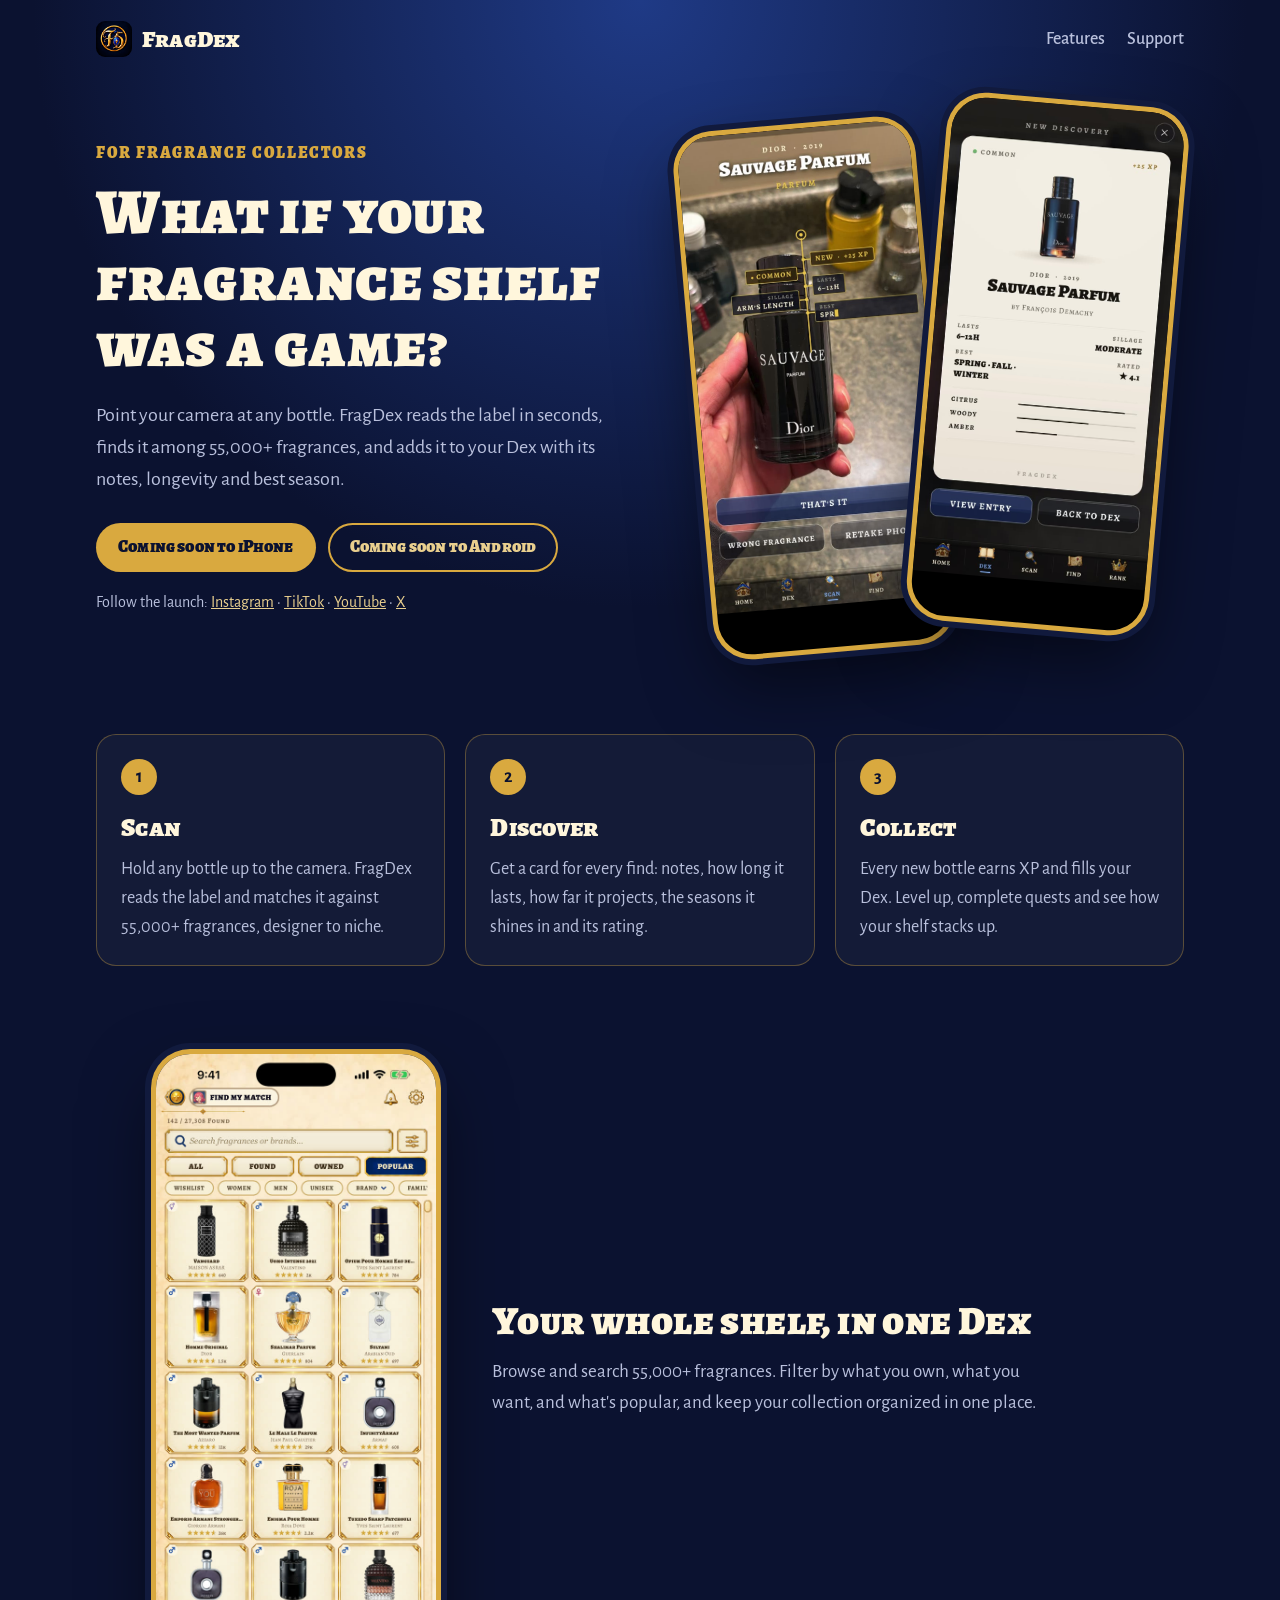
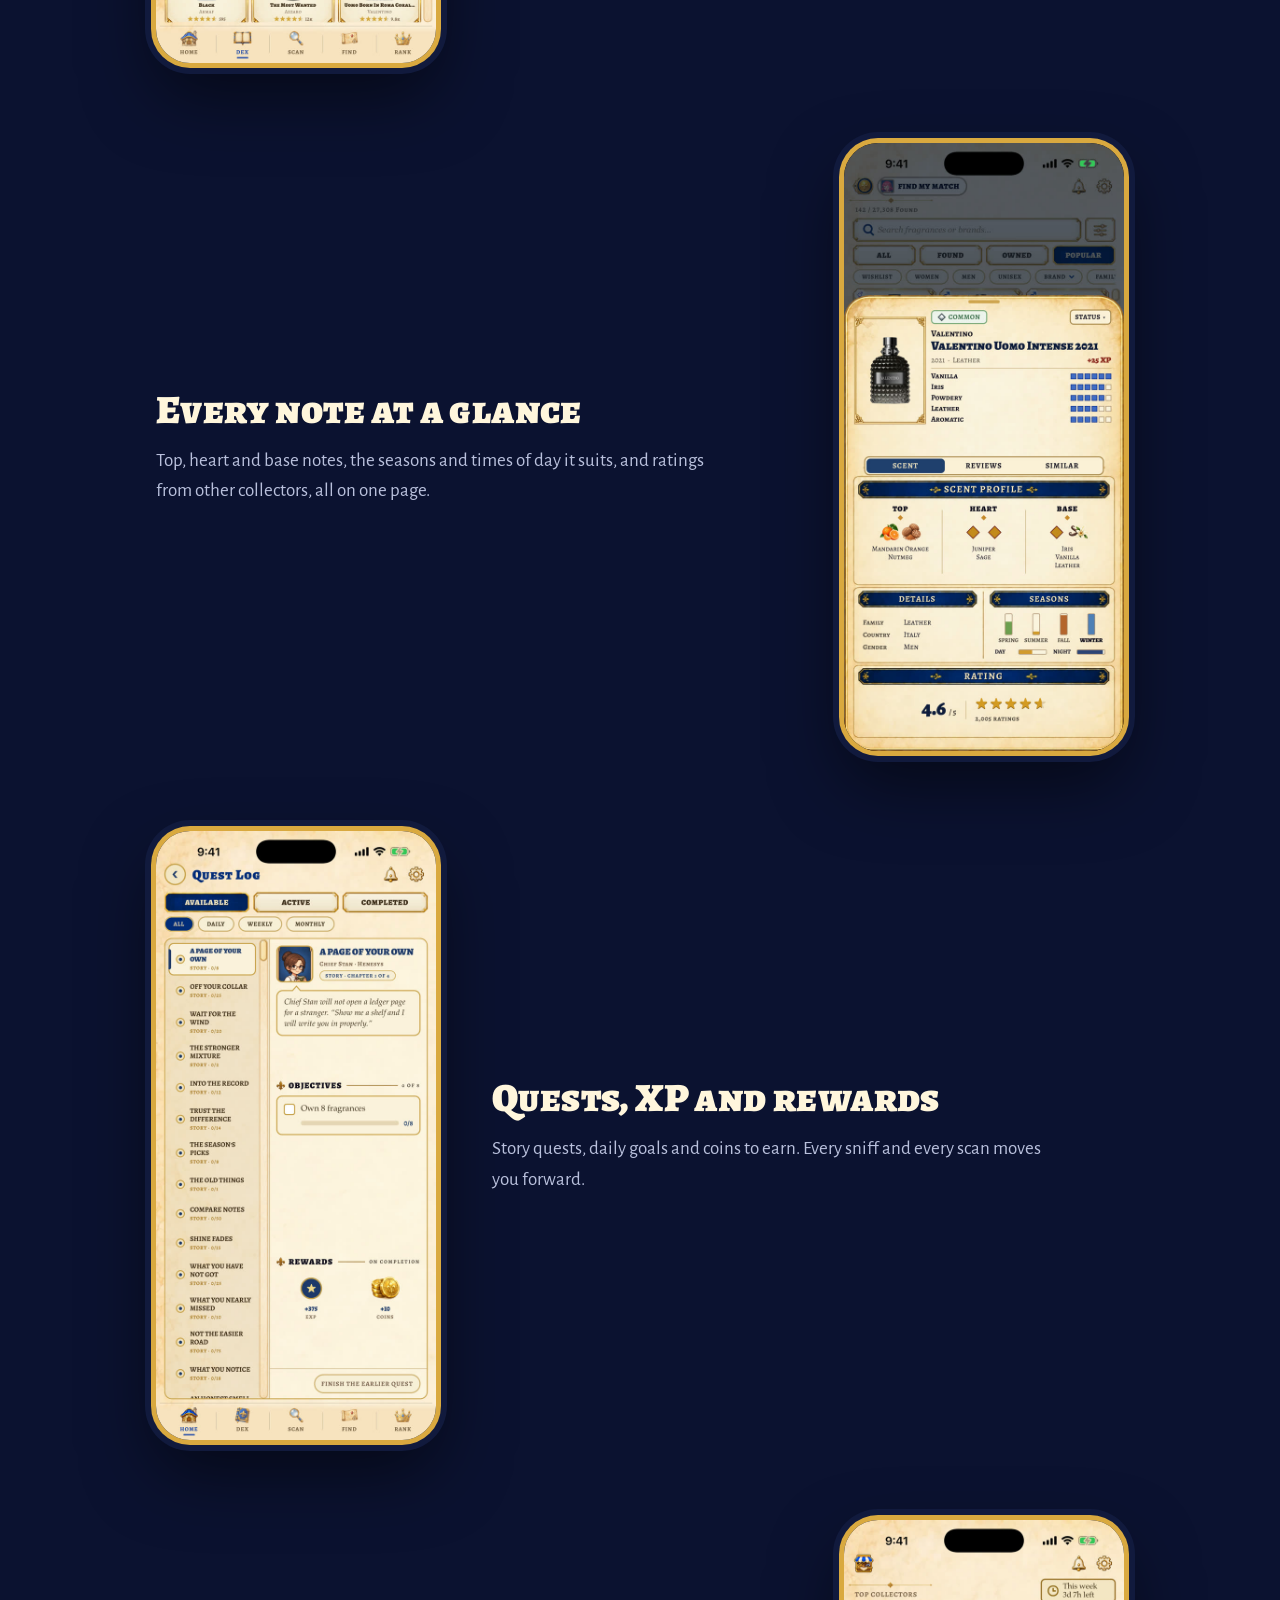
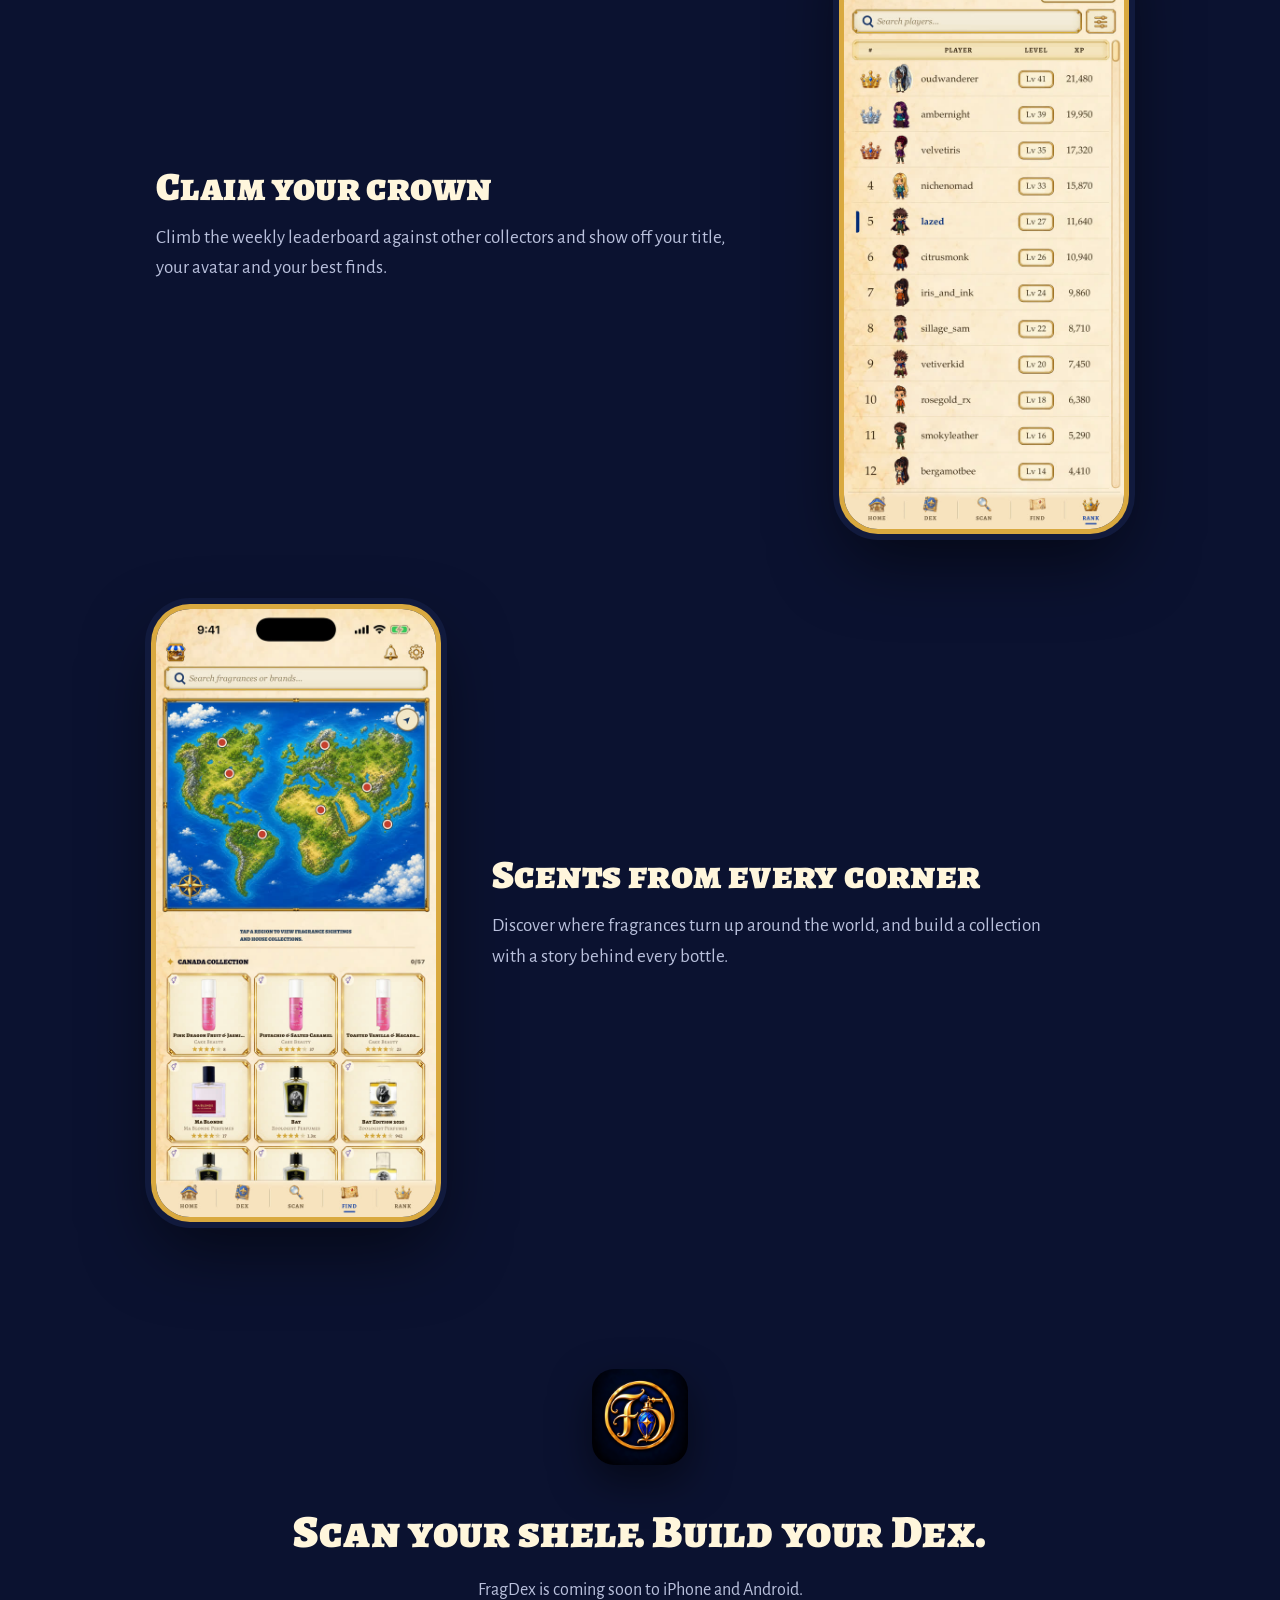
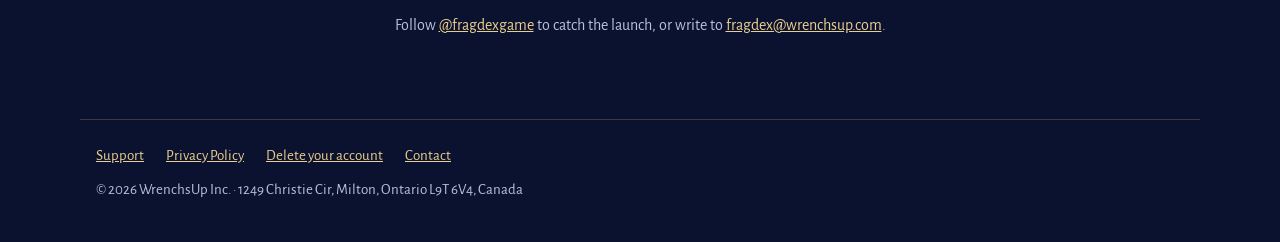
<file: index.html>
<!doctype html>
<html lang="en">
<head>
  <meta charset="utf-8">
  <meta name="viewport" content="width=device-width, initial-scale=1">
  <title>FragDex · Your fragrance shelf, as a game</title>
  <meta name="description" content="Point your camera at any bottle. FragDex reads the label in seconds, finds it among 55,000+ fragrances and adds it to your Dex. Coming soon to iPhone and Android.">
  <meta name="fo-verify" content="3083a7fd-5be2-44cb-815c-0add2b625fce" />
  <meta name="color-scheme" content="dark">
  <meta property="og:title" content="FragDex · Your fragrance shelf, as a game">
  <meta property="og:description" content="Scan a bottle, discover its notes, longevity and best season, and level up your collection.">
  <meta property="og:image" content="https://fragdex.wrenchsup.com/img/card.jpg">
  <meta property="og:url" content="https://fragdex.wrenchsup.com/">
  <link rel="icon" href="img/icon.png">
  <link rel="apple-touch-icon" href="img/icon.png">
  <link rel="preconnect" href="https://fonts.googleapis.com">
  <link rel="preconnect" href="https://fonts.gstatic.com" crossorigin>
  <link href="https://fonts.googleapis.com/css2?family=Alegreya+SC:wght@700;900&family=Alegreya+Sans:wght@400;500;700&display=swap" rel="stylesheet">
  <link rel="stylesheet" href="landing.css">
</head>
<body>

<nav class="nav">
  <a class="logo" href="./"><img src="img/icon.png" alt="" width="36" height="36"><span>FragDex</span></a>
  <div class="nav-links">
    <a href="#features">Features</a>
    <a href="support/">Support</a>
  </div>
</nav>

<header class="hero">
  <div class="hero-copy">
    <p class="eyebrow">For fragrance collectors</p>
    <h1>What if your fragrance shelf was a game?</h1>
    <p class="lede">Point your camera at any bottle. FragDex reads the label in seconds, finds it among 55,000+ fragrances, and adds it to your Dex with its notes, longevity and best season.</p>
    <div class="cta-row">
      <span class="badge">Coming soon to iPhone</span>
      <span class="badge">Coming soon to Android</span>
    </div>
    <p class="follow">Follow the launch:
      <a href="https://www.instagram.com/fragdexgame/">Instagram</a> ·
      <a href="https://www.tiktok.com/@fragdexgame">TikTok</a> ·
      <a href="https://www.youtube.com/channel/UC8XlWn9zdna01_PHKYONVJQ">YouTube</a> ·
      <a href="https://x.com/FragDexgame">X</a>
    </p>
  </div>
  <div class="hero-phones">
    <figure class="phone tilt-left"><img src="img/scan.jpg" alt="FragDex reading the label of a Dior Sauvage Parfum bottle" width="600" height="1226"></figure>
    <figure class="phone tilt-right"><img src="img/card.jpg" alt="The Sauvage Parfum discovery card with longevity, sillage, seasons and notes" width="600" height="1226"></figure>
  </div>
</header>

<section class="steps">
  <div class="step"><span class="num">1</span><h3>Scan</h3><p>Hold any bottle up to the camera. FragDex reads the label and matches it against 55,000+ fragrances, designer to niche.</p></div>
  <div class="step"><span class="num">2</span><h3>Discover</h3><p>Get a card for every find: notes, how long it lasts, how far it projects, the seasons it shines in and its rating.</p></div>
  <div class="step"><span class="num">3</span><h3>Collect</h3><p>Every new bottle earns XP and fills your Dex. Level up, complete quests and see how your shelf stacks up.</p></div>
</section>

<section id="features" class="features">
  <article class="feature">
    <figure class="phone"><img src="img/dex.jpg" alt="The Dex, a grid of fragrances with filters" loading="lazy" width="600" height="1304"></figure>
    <div><h2>Your whole shelf, in one Dex</h2><p>Browse and search 55,000+ fragrances. Filter by what you own, what you want, and what's popular, and keep your collection organized in one place.</p></div>
  </article>
  <article class="feature flip">
    <figure class="phone"><img src="img/fragrance.jpg" alt="A fragrance page with its scent profile, notes pyramid, seasons and rating" loading="lazy" width="600" height="1304"></figure>
    <div><h2>Every note at a glance</h2><p>Top, heart and base notes, the seasons and times of day it suits, and ratings from other collectors, all on one page.</p></div>
  </article>
  <article class="feature">
    <figure class="phone"><img src="img/quests.jpg" alt="The quest log with story quests and rewards" loading="lazy" width="600" height="1304"></figure>
    <div><h2>Quests, XP and rewards</h2><p>Story quests, daily goals and coins to earn. Every sniff and every scan moves you forward.</p></div>
  </article>
  <article class="feature flip">
    <figure class="phone"><img src="img/rank.jpg" alt="The weekly collector leaderboard" loading="lazy" width="600" height="1304"></figure>
    <div><h2>Claim your crown</h2><p>Climb the weekly leaderboard against other collectors and show off your title, your avatar and your best finds.</p></div>
  </article>
  <article class="feature">
    <figure class="phone"><img src="img/map.jpg" alt="A world map of where fragrances turn up" loading="lazy" width="600" height="1304"></figure>
    <div><h2>Scents from every corner</h2><p>Discover where fragrances turn up around the world, and build a collection with a story behind every bottle.</p></div>
  </article>
</section>

<section class="closing">
  <img src="img/icon.png" alt="" width="96" height="96">
  <h2>Scan your shelf. Build your Dex.</h2>
  <p>FragDex is coming soon to iPhone and Android.</p>
  <p class="follow">Follow <a href="https://www.instagram.com/fragdexgame/">@fragdexgame</a> to catch the launch, or write to <a href="mailto:fragdex@wrenchsup.com">fragdex@wrenchsup.com</a>.</p>
</section>

<footer class="foot">
  <nav><a href="support/">Support</a><a href="privacy/">Privacy Policy</a><a href="delete-account/">Delete your account</a><a href="mailto:fragdex@wrenchsup.com">Contact</a></nav>
  <p>© 2026 WrenchsUp Inc. · 1249 Christie Cir, Milton, Ontario L9T 6V4, Canada</p>
</footer>

</body>
</html>
</file>
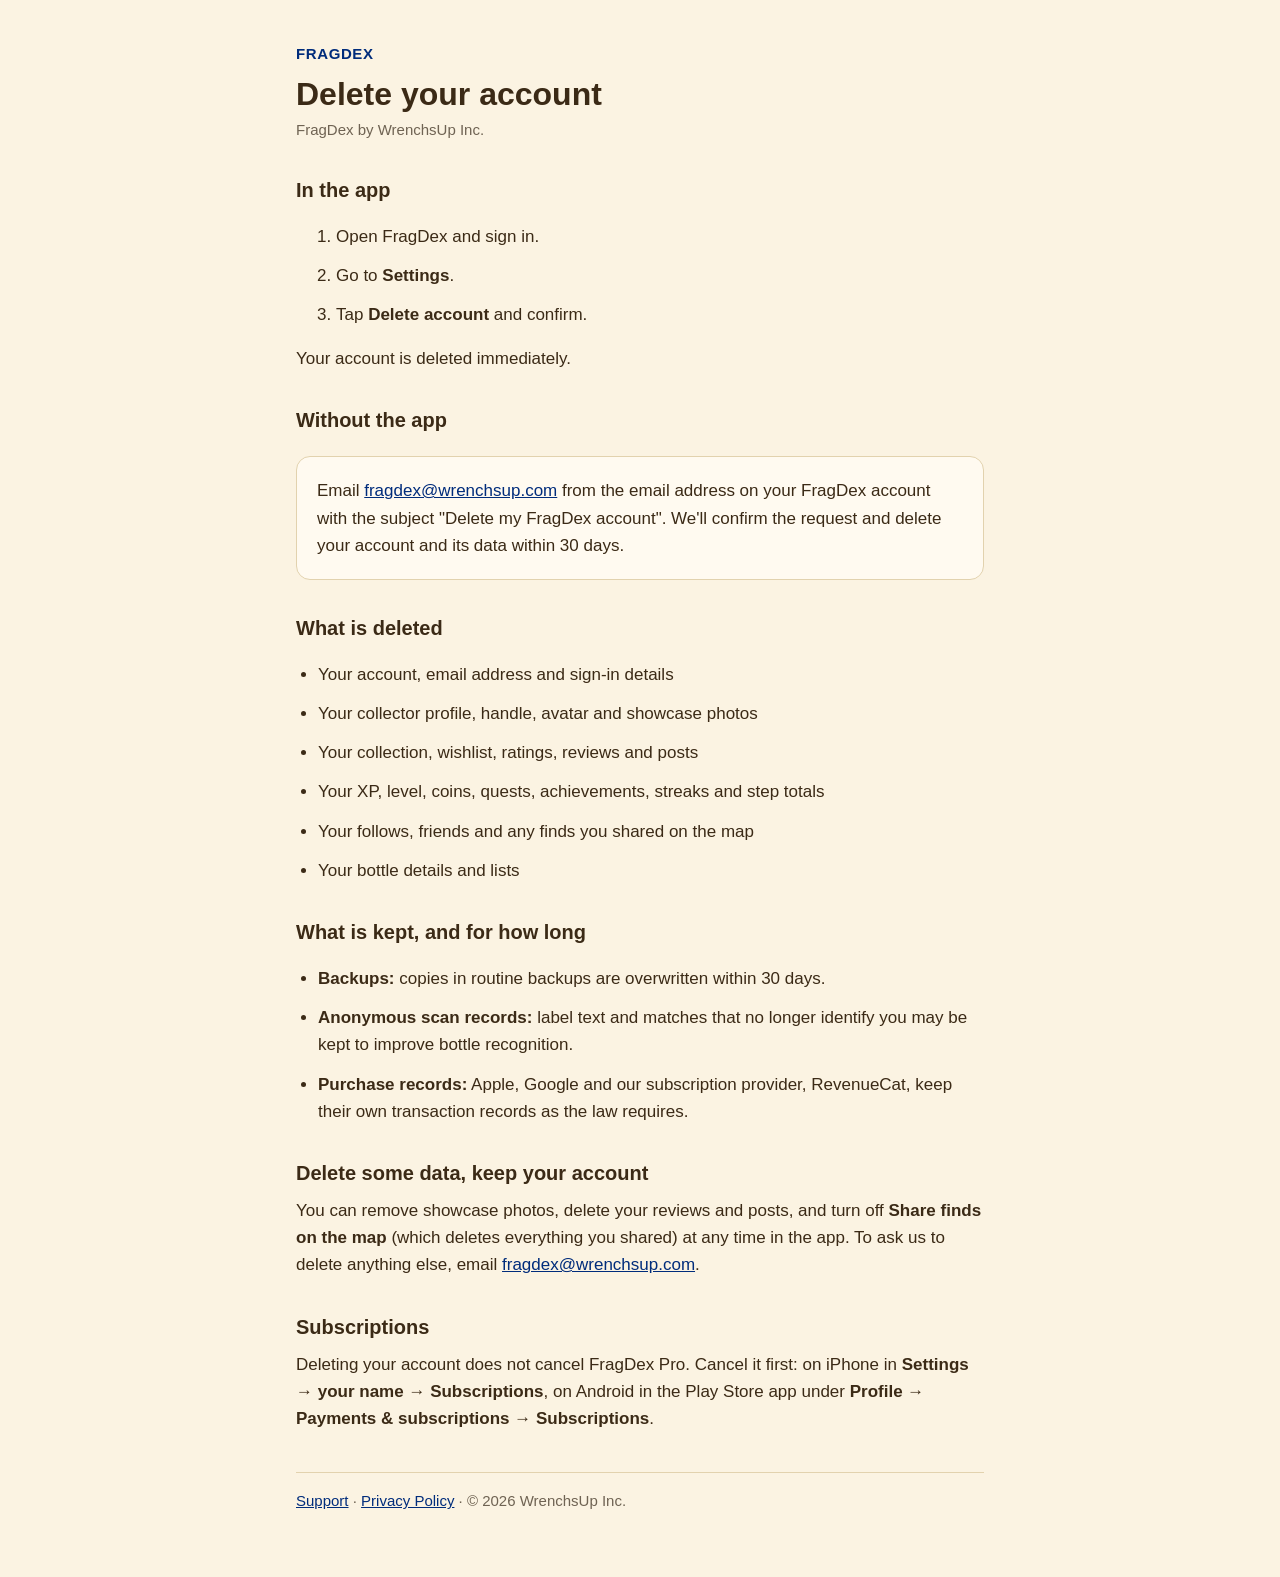
<file: delete-account/index.html>
<!doctype html>
<html lang="en">
<head>
  <meta charset="utf-8">
  <meta name="viewport" content="width=device-width, initial-scale=1">
  <title>Delete Your FragDex Account</title>
  <meta name="description" content="How to delete your FragDex account and what happens to your data.">
  <link rel="stylesheet" href="../style.css">
</head>
<body>
<main>
  <header>
    <a class="brand" href="../">FRAGDEX</a>
    <h1>Delete your account</h1>
    <p class="meta">FragDex by WrenchsUp Inc.</p>
  </header>

  <h2>In the app</h2>
  <ol>
    <li>Open FragDex and sign in.</li>
    <li>Go to <strong>Settings</strong>.</li>
    <li>Tap <strong>Delete account</strong> and confirm.</li>
  </ol>
  <p>Your account is deleted immediately.</p>

  <h2>Without the app</h2>
  <div class="card">
    <p style="margin:0">Email <a href="mailto:fragdex@wrenchsup.com?subject=Delete%20my%20FragDex%20account">fragdex@wrenchsup.com</a> from the email address on your FragDex account with the subject "Delete my FragDex account". We'll confirm the request and delete your account and its data within 30 days.</p>
  </div>

  <h2>What is deleted</h2>
  <ul>
    <li>Your account, email address and sign-in details</li>
    <li>Your collector profile, handle, avatar and showcase photos</li>
    <li>Your collection, wishlist, ratings, reviews and posts</li>
    <li>Your XP, level, coins, quests, achievements, streaks and step totals</li>
    <li>Your follows, friends and any finds you shared on the map</li>
    <li>Your bottle details and lists</li>
  </ul>

  <h2>What is kept, and for how long</h2>
  <ul>
    <li><strong>Backups:</strong> copies in routine backups are overwritten within 30 days.</li>
    <li><strong>Anonymous scan records:</strong> label text and matches that no longer identify you may be kept to improve bottle recognition.</li>
    <li><strong>Purchase records:</strong> Apple, Google and our subscription provider, RevenueCat, keep their own transaction records as the law requires.</li>
  </ul>

  <h2 id="delete-data">Delete some data, keep your account</h2>
  <p>You can remove showcase photos, delete your reviews and posts, and turn off <strong>Share finds on the map</strong> (which deletes everything you shared) at any time in the app. To ask us to delete anything else, email <a href="mailto:fragdex@wrenchsup.com">fragdex@wrenchsup.com</a>.</p>

  <h2>Subscriptions</h2>
  <p>Deleting your account does not cancel FragDex Pro. Cancel it first: on iPhone in <strong>Settings → your name → Subscriptions</strong>, on Android in the Play Store app under <strong>Profile → Payments &amp; subscriptions → Subscriptions</strong>.</p>

  <footer>
    <a href="../">Support</a> · <a href="../privacy/">Privacy Policy</a> · © 2026 WrenchsUp Inc.
  </footer>
</main>
</body>
</html>
</file>
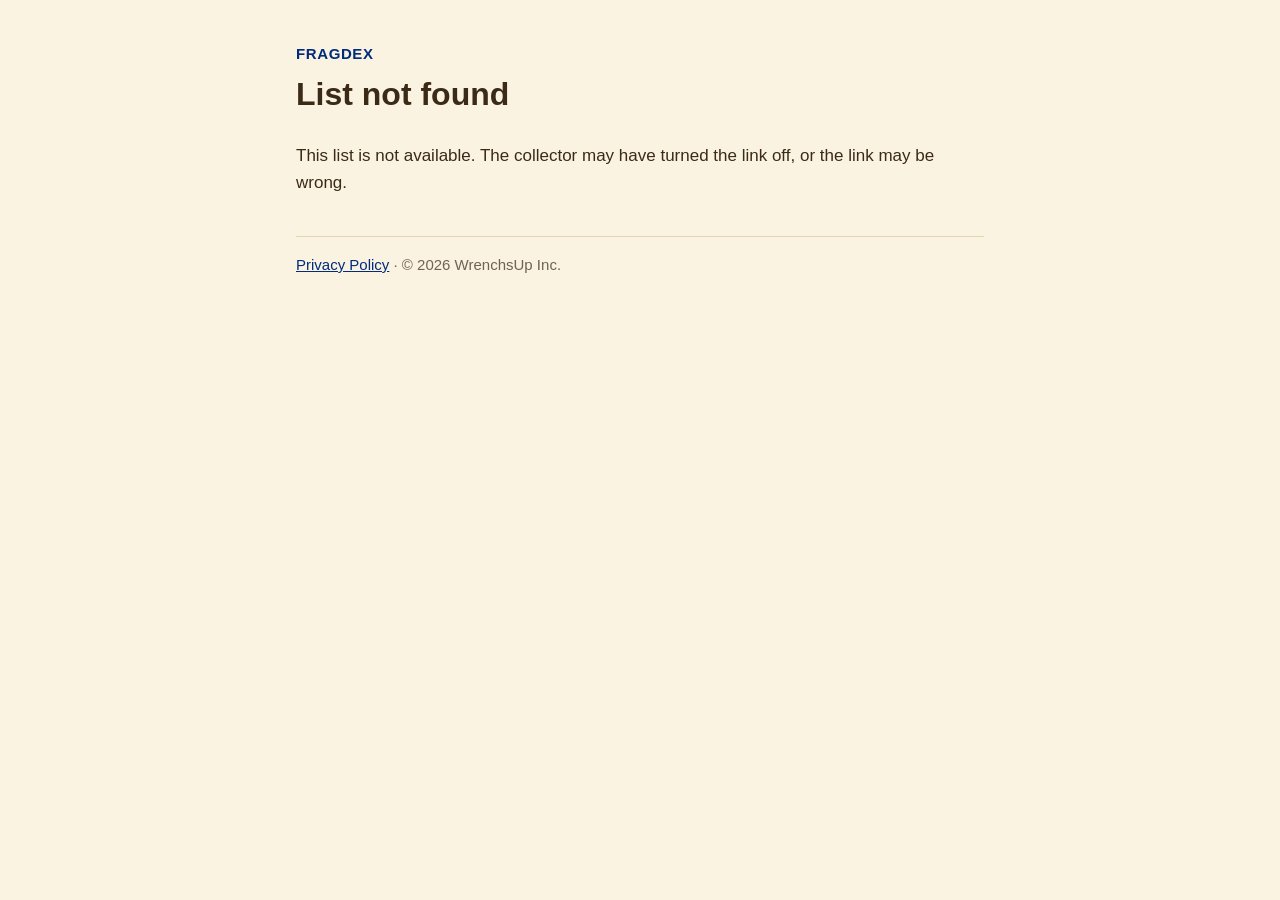
<file: l/index.html>
<!doctype html>
<html lang="en">
<head>
  <meta charset="utf-8">
  <meta name="viewport" content="width=device-width, initial-scale=1">
  <title>A FragDex list</title>
  <meta name="description" content="A fragrance list shared from FragDex: wanted, for trade or for sale.">
  <meta name="robots" content="noindex, nofollow">
  <!-- A link preview is read from this static page, before any script runs, so it
       is the same for every list: a FragDex card, not the list's own title. -->
  <meta property="og:site_name" content="FragDex">
  <meta property="og:type" content="website">
  <meta property="og:title" content="A fragrance list on FragDex">
  <meta property="og:description" content="Wanted, for trade or for sale. Open it to see what is on the list.">
  <meta property="og:image" content="https://fragdex.wrenchsup.com/img/og-list.png">
  <meta property="og:image:width" content="1200">
  <meta property="og:image:height" content="630">
  <meta property="og:image:alt" content="FragDex: a fragrance list">
  <meta name="twitter:card" content="summary_large_image">
  <meta name="twitter:title" content="A fragrance list on FragDex">
  <meta name="twitter:description" content="Wanted, for trade or for sale. Open it to see what is on the list.">
  <meta name="twitter:image" content="https://fragdex.wrenchsup.com/img/og-list.png">
  <link rel="stylesheet" href="../style.css">
  <style>
    .kind { display: inline-block; padding: 3px 10px; border-radius: 6px; background: var(--navy); color: var(--paper);
      font-weight: 800; font-size: 13px; letter-spacing: .08em; }
    .owner { color: var(--ink-soft); margin: 4px 0 16px; }
    .note { white-space: pre-wrap; }
    .contact { margin: 12px 0; padding: 10px 12px; border: 1px solid var(--rule); border-radius: 8px; background: var(--card); }
    .contact small { display: block; color: var(--ink-soft); }
    .items { list-style: none; padding: 0; margin: 20px 0; display: grid; gap: 10px; }
    .item { display: flex; gap: 12px; align-items: center; padding: 10px; border: 1px solid var(--rule); border-radius: 10px; background: var(--card); }
    .art { width: 56px; height: 74px; flex: none; display: flex; align-items: center; justify-content: center; }
    .art img { max-width: 100%; max-height: 100%; mix-blend-mode: multiply; }
    @media (prefers-color-scheme: dark) { .art img { mix-blend-mode: normal; border-radius: 4px; } }
    .brand-line { color: var(--ink-soft); font-size: 13px; text-transform: uppercase; letter-spacing: .04em; margin: 0; }
    .name { font-weight: 700; margin: 0; }
    .detail { color: var(--ink-soft); font-size: 14px; margin: 2px 0 0; }
    .price { margin-left: auto; font-weight: 800; white-space: nowrap; }
    .actions { display: flex; flex-wrap: wrap; gap: 10px; margin: 20px 0; }
    .get-app { margin: 10px 0 0; font-size: 14px; }
    .button { display: inline-block; padding: 10px 16px; border-radius: 8px; background: var(--navy); color: var(--paper); text-decoration: none; font-weight: 700; }
    .fine { color: var(--ink-soft); font-size: 13px; }
  </style>
</head>
<body>
<main>
  <header>
    <a class="brand" href="../">FRAGDEX</a>
    <h1 id="title">Loading…</h1>
    <p class="owner" id="owner" hidden></p>
  </header>

  <div id="content" hidden>
    <p><span class="kind" id="kind"></span></p>
    <p class="note" id="note" hidden></p>
    <div class="contact" id="contact" hidden><small>Contact the collector</small><span id="contact-text"></span></div>
    <ul class="items" id="items"></ul>
    <div class="actions">
      <a class="button" id="open-app" href="#">Open in FragDex</a>
      <p class="get-app">Don't have FragDex? <a id="get-app" href="https://apps.apple.com/app/id6803239280">Get it free</a></p>
    </div>
    <p class="fine">FragDex only shows this list. It does not process payments or messages, and it does not verify
      what is listed or who lists it. Agree prices, condition and shipping with the collector yourself, and be careful.
      Links and phone numbers are removed from lists. To report this one, open it in the FragDex app, or
      <a id="report" href="#">email us</a>.</p>
  </div>

  <p id="missing" hidden>This list is not available. The collector may have turned the link off, or the link may be wrong.</p>

  <footer>
    <a href="../privacy/">Privacy Policy</a> · © 2026 WrenchsUp Inc.
  </footer>
</main>

<script>
(function () {
  'use strict';
  // The project's public (publishable) key: it only lets this page call the one
  // function anyone may call, get_shared_list, which returns what the collector
  // chose to share and nothing else.
  var API = 'https://vyqpjgcgypcmordlymgf.supabase.co/rest/v1/rpc/get_shared_list';
  var KEY = 'sb_publishable_W3tKzYTIQJ4qaUtQZHK1dg_4uN7hwO-';
  var KINDS = { wishlist: 'WANTED', trade: 'FOR TRADE', sell: 'FOR SALE' };
  var CONDITIONS = { sealed: 'Sealed', like_new: 'Like new', used: 'Used' };
  var KIND_NAMES = { full: 'Full bottle', decant: 'Decant', sample: 'Sample', tester: 'Tester' };

  var params = new URLSearchParams(location.search);
  var slug = (params.get('s') || location.hash.replace(/^#/, '')).toLowerCase();

  // A random id kept in this browser, so the collector's view count counts people
  // (once a day each) and not refreshes. It is never sent anywhere else and holds
  // nothing about the visitor; without storage it is simply not counted.
  function visitorId() {
    try {
      var key = 'fragdex.visitor';
      var id = localStorage.getItem(key);
      if (!/^[0-9a-f]{32}$/.test(id || '')) {
        var bytes = new Uint8Array(16);
        crypto.getRandomValues(bytes);
        id = Array.prototype.map.call(bytes, function (b) { return ('0' + b.toString(16)).slice(-2); }).join('');
        localStorage.setItem(key, id);
      }
      return id;
    } catch (e) {
      return null;
    }
  }

  function el(id) { return document.getElementById(id); }
  function show(node, on) { node.hidden = !on; }

  function missing() {
    el('title').textContent = 'List not found';
    show(el('missing'), true);
  }

  // Only https images, and only as <img src>: nothing from the list is ever
  // written as HTML, every string goes in through textContent.
  function safeImage(url) {
    return typeof url === 'string' && /^https:\/\//i.test(url) ? url : null;
  }

  function money(price, currency) {
    var n = Number(price);
    if (!isFinite(n)) return '';
    try {
      return new Intl.NumberFormat(undefined, { style: 'currency', currency: currency || 'USD' }).format(n);
    } catch (e) {
      return n.toFixed(2) + ' ' + (currency || '');
    }
  }

  function render(list) {
    var kind = KINDS[list.kind] || '';
    var title = list.title || (list.kind === 'wishlist' ? 'Wishlist' : list.kind === 'trade' ? 'For trade' : 'For sale');
    document.title = title + ' · FragDex';
    el('title').textContent = title;
    el('owner').textContent = '@' + list.owner;
    show(el('owner'), Boolean(list.owner));
    el('kind').textContent = kind;
    if (list.note) { el('note').textContent = list.note; show(el('note'), true); }
    if (list.contact) { el('contact-text').textContent = list.contact; show(el('contact'), true); }

    var ul = el('items');
    var items = Array.isArray(list.items) ? list.items : [];
    if (!items.length) {
      var empty = document.createElement('li');
      empty.className = 'detail';
      empty.textContent = 'Nothing on this list yet.';
      ul.appendChild(empty);
    }
    items.forEach(function (item) {
      var li = document.createElement('li');
      li.className = 'item';
      var art = document.createElement('div');
      art.className = 'art';
      var src = safeImage(item.image_url);
      if (src) {
        var img = document.createElement('img');
        img.src = src; img.alt = ''; img.loading = 'lazy'; img.referrerPolicy = 'no-referrer';
        art.appendChild(img);
      }
      var text = document.createElement('div');
      var brand = document.createElement('p'); brand.className = 'brand-line'; brand.textContent = item.brand || '';
      var name = document.createElement('p'); name.className = 'name'; name.textContent = item.name || '';
      text.appendChild(brand); text.appendChild(name);
      var bits = [];
      if (item.kind && KIND_NAMES[item.kind]) bits.push(KIND_NAMES[item.kind]);
      if (item.size_ml) bits.push(Number(item.size_ml) + ' ml');
      if (item.condition && CONDITIONS[item.condition]) bits.push(CONDITIONS[item.condition]);
      if (bits.length) { var d = document.createElement('p'); d.className = 'detail'; d.textContent = bits.join(' · '); text.appendChild(d); }
      if (item.note) { var n = document.createElement('p'); n.className = 'detail'; n.textContent = item.note; text.appendChild(n); }
      li.appendChild(art); li.appendChild(text);
      if (item.price !== null && item.price !== undefined) {
        var price = document.createElement('span'); price.className = 'price'; price.textContent = money(item.price, item.currency);
        li.appendChild(price);
      }
      ul.appendChild(li);
    });

    openAppButton(list.slug);
    el('report').href = 'mailto:fragdex@wrenchsup.com?subject=' +
      encodeURIComponent('Report shared list ' + list.slug) +
      '&body=' + encodeURIComponent('Tell us what is wrong with this list:\n\n');
    show(el('content'), true);
  }

  // "Open in FragDex": the app when it is installed, else its store page.
  // Android: Chrome's intent link does both by itself. iPhone (and anything
  // else): try the app's own link; if the page is still showing a moment
  // later, the app did not open, so go to the App Store. A shared link opened
  // on an iPhone WITH the app goes straight into the app (universal link, see
  // /.well-known/apple-app-site-association), so this page is mostly seen by
  // people without it, or inside a social app's own browser.
  var APP_STORE = 'https://apps.apple.com/app/id6803239280';
  var PLAY_STORE = 'https://play.google.com/store/apps/details?id=com.fragdex.app';
  function openAppButton(listSlug) {
    var button = el('open-app');
    var android = /Android/i.test(navigator.userAgent);
    if (android) {
      button.href = 'intent://list/' + listSlug + '#Intent;scheme=fragdex;package=com.fragdex.app;S.browser_fallback_url=' +
        encodeURIComponent(PLAY_STORE) + ';end';
      el('get-app').href = PLAY_STORE;
      return;
    }
    button.href = 'fragdex://list/' + listSlug;
    button.addEventListener('click', function (event) {
      event.preventDefault();
      var left = false;
      function gone() { left = true; }
      document.addEventListener('visibilitychange', function () { if (document.hidden) gone(); }, { once: true });
      window.addEventListener('pagehide', gone, { once: true });
      window.addEventListener('blur', gone, { once: true });
      setTimeout(function () { if (!left && !document.hidden) window.location.href = APP_STORE; }, 1600);
      window.location.href = 'fragdex://list/' + listSlug;
    });
  }

  if (!/^[0-9a-f]{16}$/.test(slug)) { missing(); return; }
  fetch(API, {
    method: 'POST',
    headers: { 'apikey': KEY, 'Authorization': 'Bearer ' + KEY, 'Content-Type': 'application/json' },
    body: JSON.stringify({ p_slug: slug, p_visitor: visitorId() })
  }).then(function (r) { return r.ok ? r.json() : null; })
    .then(function (list) { if (list && list.slug) render(list); else missing(); })
    .catch(missing);
})();
</script>
</body>
</html>
</file>
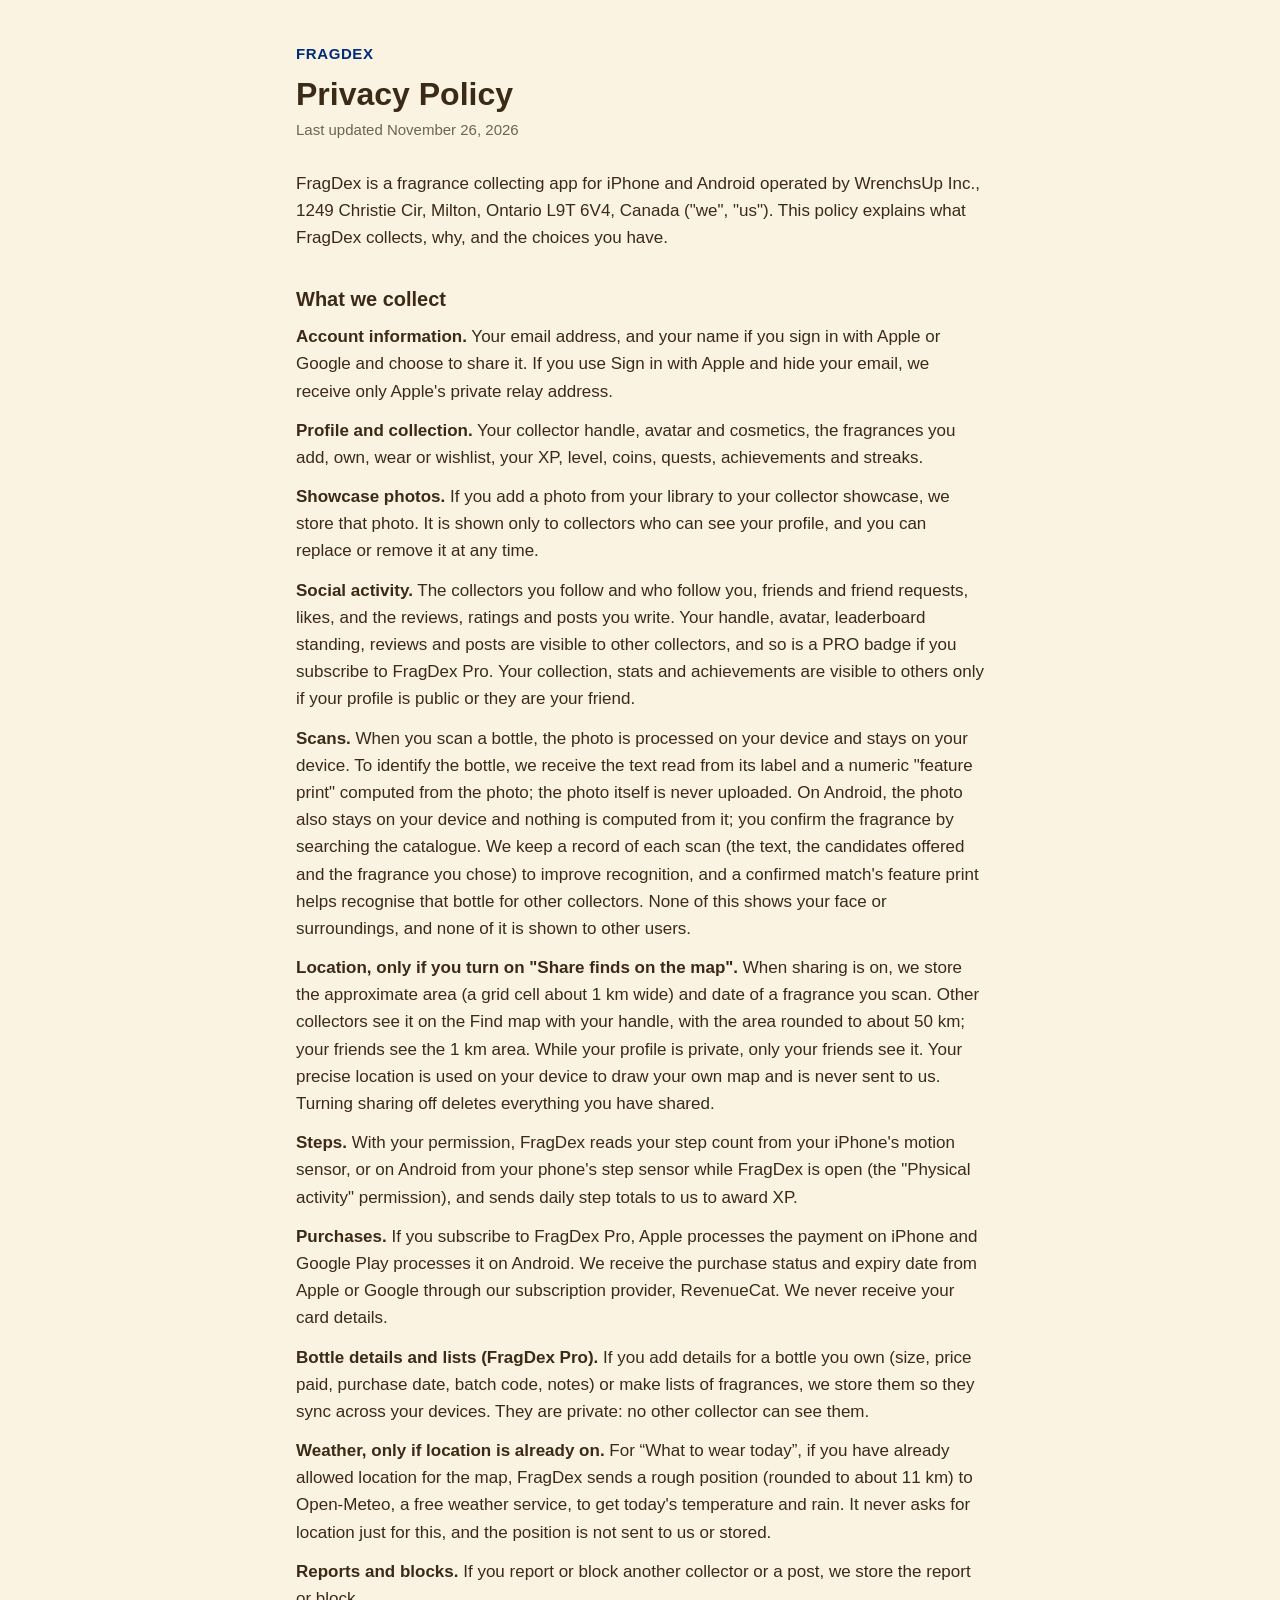
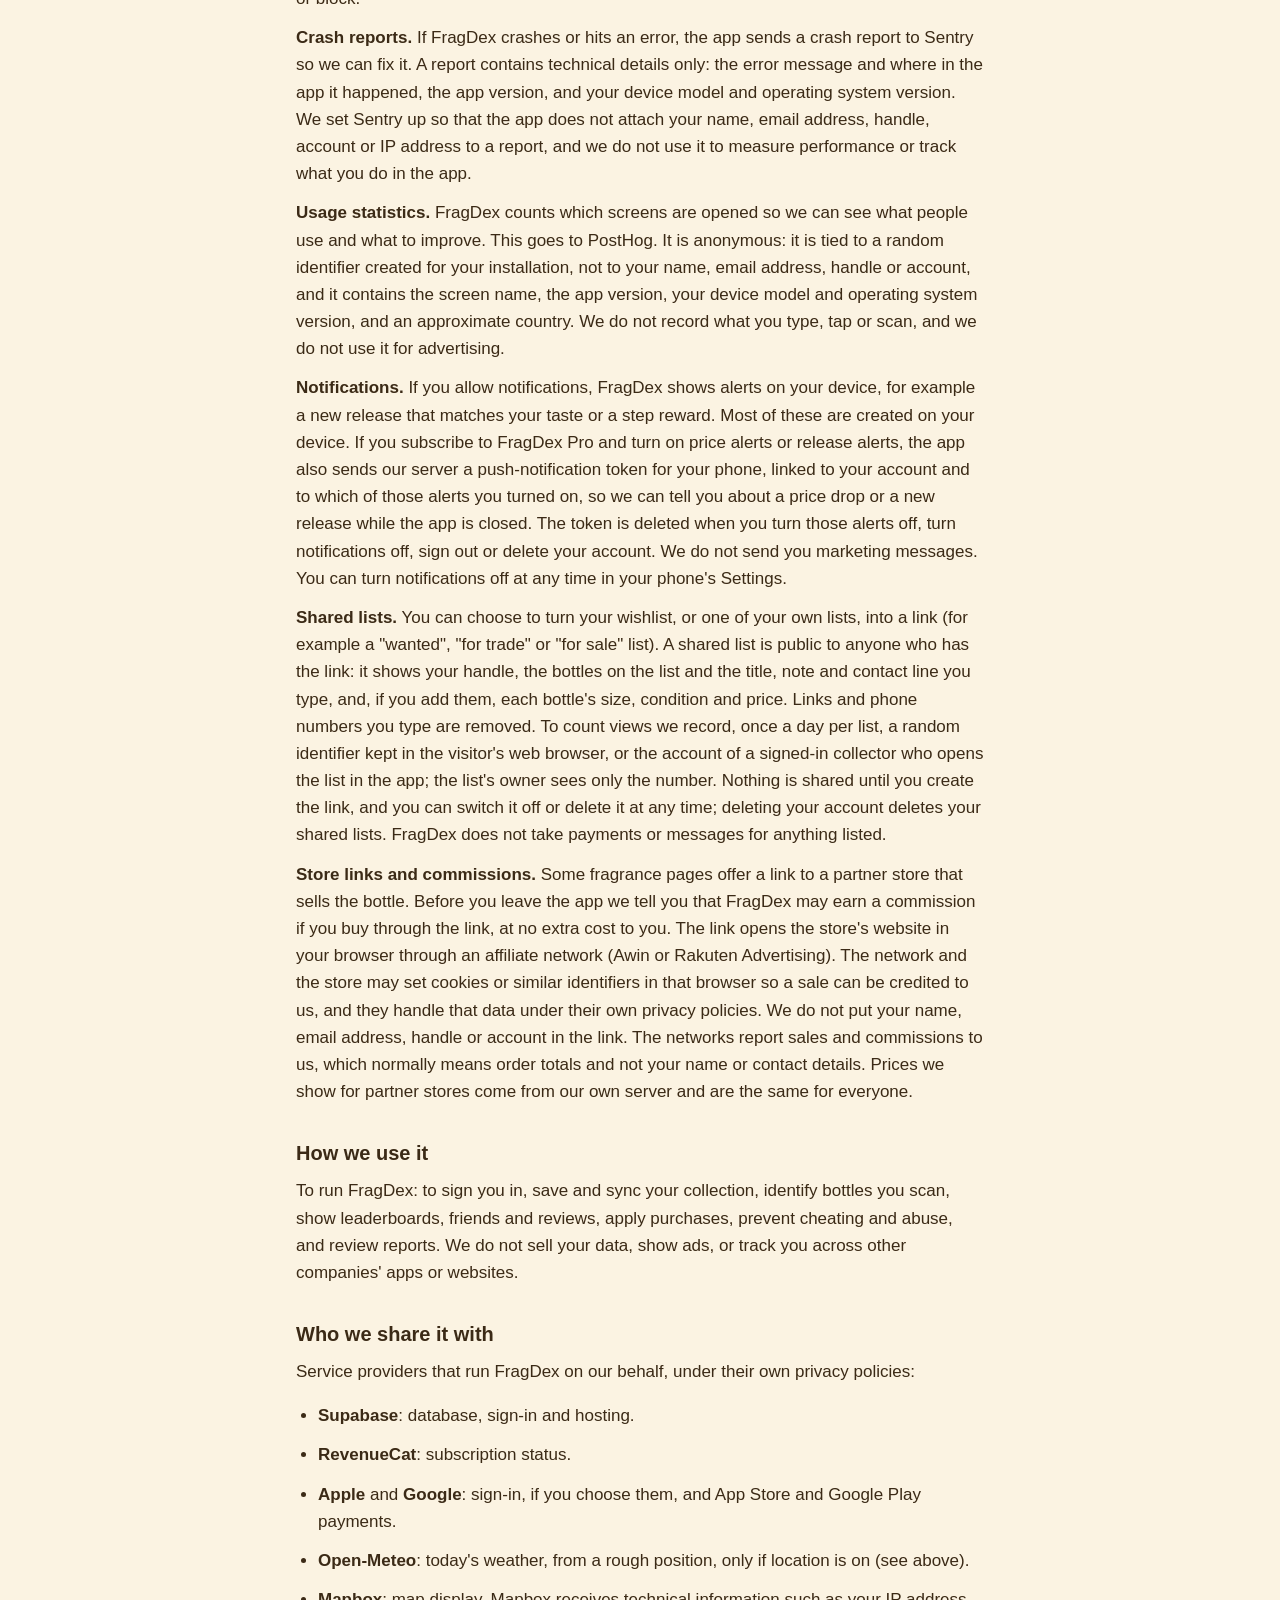
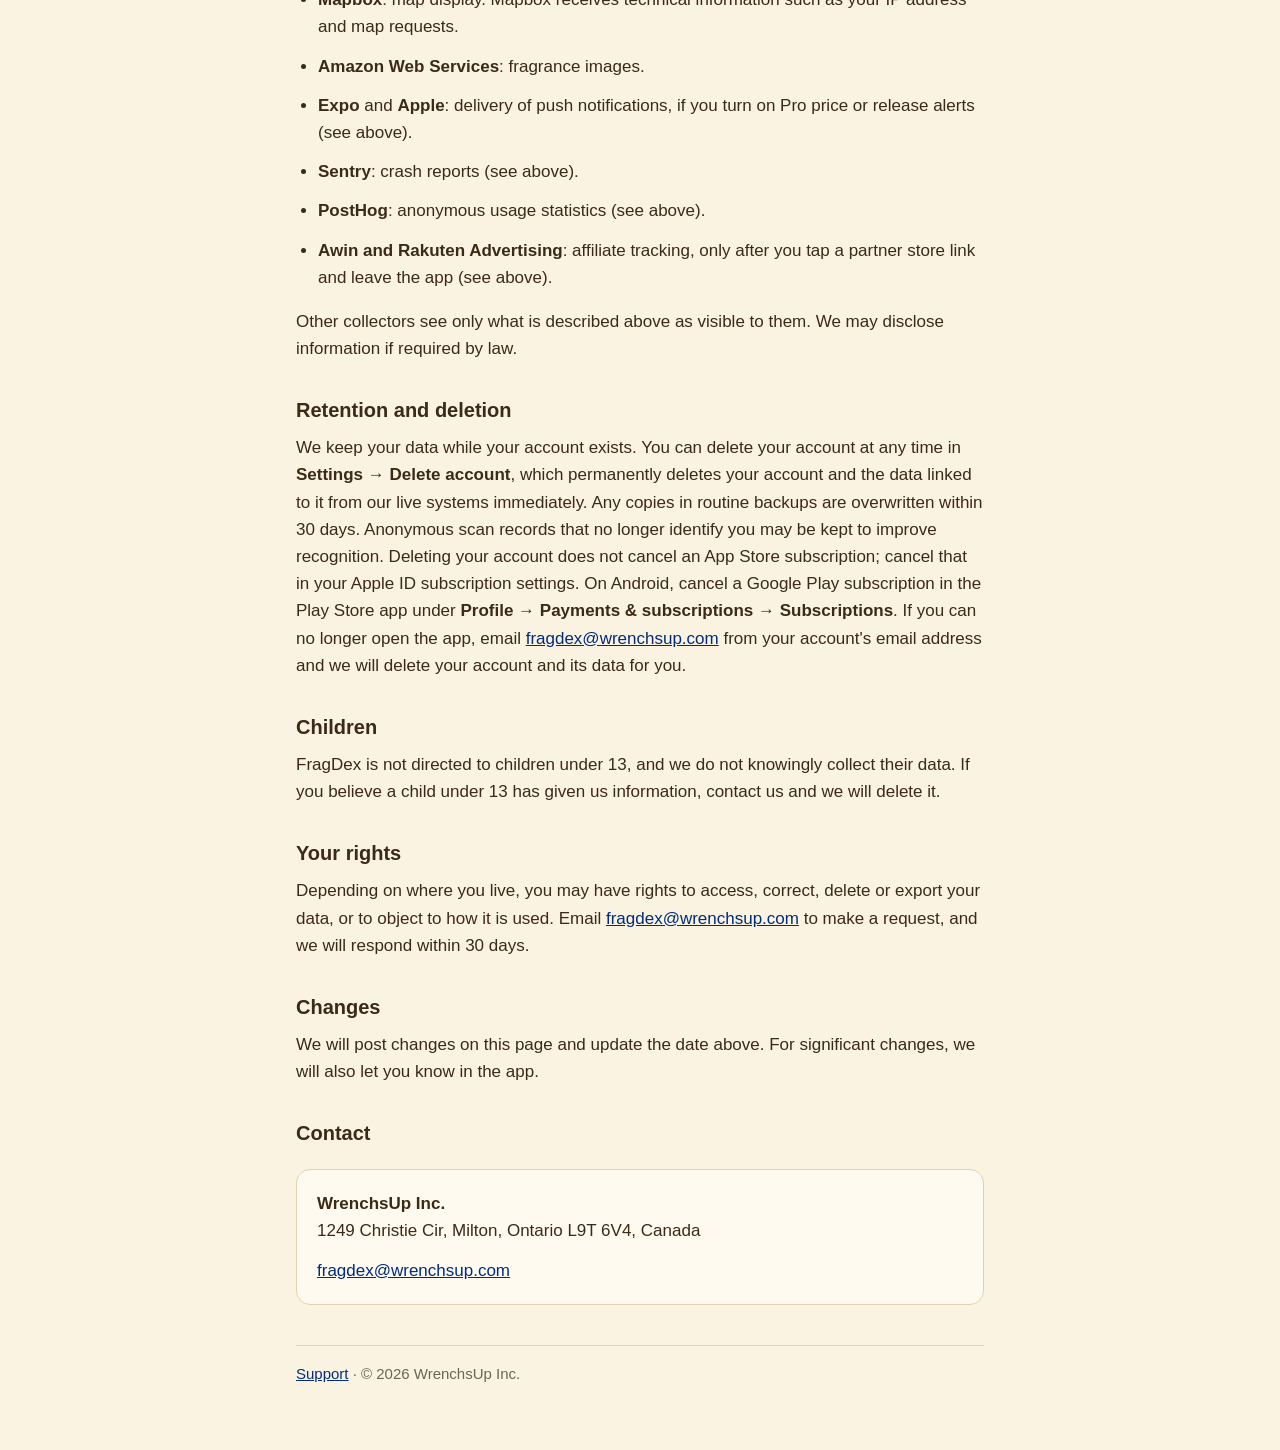
<file: privacy/index.html>
<!doctype html>
<html lang="en">
<head>
  <meta charset="utf-8">
  <meta name="viewport" content="width=device-width, initial-scale=1">
  <title>FragDex Privacy Policy</title>
  <meta name="description" content="How FragDex collects, uses and protects your information.">
  <link rel="stylesheet" href="../style.css">
</head>
<body>
<main>
  <header>
    <a class="brand" href="../">FRAGDEX</a>
    <h1>Privacy Policy</h1>
    <p class="meta">Last updated November 26, 2026</p>
  </header>

  <p>FragDex is a fragrance collecting app for iPhone and Android operated by WrenchsUp Inc., 1249 Christie Cir, Milton, Ontario L9T 6V4, Canada ("we", "us"). This policy explains what FragDex collects, why, and the choices you have.</p>

  <h2>What we collect</h2>

  <p><strong>Account information.</strong> Your email address, and your name if you sign in with Apple or Google and choose to share it. If you use Sign in with Apple and hide your email, we receive only Apple's private relay address.</p>

  <p><strong>Profile and collection.</strong> Your collector handle, avatar and cosmetics, the fragrances you add, own, wear or wishlist, your XP, level, coins, quests, achievements and streaks.</p>

  <p><strong>Showcase photos.</strong> If you add a photo from your library to your collector showcase, we store that photo. It is shown only to collectors who can see your profile, and you can replace or remove it at any time.</p>

  <p><strong>Social activity.</strong> The collectors you follow and who follow you, friends and friend requests, likes, and the reviews, ratings and posts you write. Your handle, avatar, leaderboard standing, reviews and posts are visible to other collectors, and so is a PRO badge if you subscribe to FragDex Pro. Your collection, stats and achievements are visible to others only if your profile is public or they are your friend.</p>

  <p><strong>Scans.</strong> When you scan a bottle, the photo is processed on your device and stays on your device. To identify the bottle, we receive the text read from its label and a numeric "feature print" computed from the photo; the photo itself is never uploaded. On Android, the photo also stays on your device and nothing is computed from it; you confirm the fragrance by searching the catalogue. We keep a record of each scan (the text, the candidates offered and the fragrance you chose) to improve recognition, and a confirmed match's feature print helps recognise that bottle for other collectors. None of this shows your face or surroundings, and none of it is shown to other users.</p>

  <p><strong>Location, only if you turn on "Share finds on the map".</strong> When sharing is on, we store the approximate area (a grid cell about 1 km wide) and date of a fragrance you scan. Other collectors see it on the Find map with your handle, with the area rounded to about 50 km; your friends see the 1 km area. While your profile is private, only your friends see it. Your precise location is used on your device to draw your own map and is never sent to us. Turning sharing off deletes everything you have shared.</p>

  <p><strong>Steps.</strong> With your permission, FragDex reads your step count from your iPhone's motion sensor, or on Android from your phone's step sensor while FragDex is open (the "Physical activity" permission), and sends daily step totals to us to award XP.</p>

  <p><strong>Purchases.</strong> If you subscribe to FragDex Pro, Apple processes the payment on iPhone and Google Play processes it on Android. We receive the purchase status and expiry date from Apple or Google through our subscription provider, RevenueCat. We never receive your card details.</p>

  <p><strong>Bottle details and lists (FragDex Pro).</strong> If you add details for a bottle you own (size, price paid, purchase date, batch code, notes) or make lists of fragrances, we store them so they sync across your devices. They are private: no other collector can see them.</p>

  <p><strong>Weather, only if location is already on.</strong> For “What to wear today”, if you have already allowed location for the map, FragDex sends a rough position (rounded to about 11 km) to Open-Meteo, a free weather service, to get today's temperature and rain. It never asks for location just for this, and the position is not sent to us or stored.</p>

  <p><strong>Reports and blocks.</strong> If you report or block another collector or a post, we store the report or block.</p>

  <p><strong>Crash reports.</strong> If FragDex crashes or hits an error, the app sends a crash report to Sentry so we can fix it. A report contains technical details only: the error message and where in the app it happened, the app version, and your device model and operating system version. We set Sentry up so that the app does not attach your name, email address, handle, account or IP address to a report, and we do not use it to measure performance or track what you do in the app.</p>
  <p><strong>Usage statistics.</strong> FragDex counts which screens are opened so we can see what people use and what to improve. This goes to PostHog. It is anonymous: it is tied to a random identifier created for your installation, not to your name, email address, handle or account, and it contains the screen name, the app version, your device model and operating system version, and an approximate country. We do not record what you type, tap or scan, and we do not use it for advertising.</p>
  <p><strong>Notifications.</strong> If you allow notifications, FragDex shows alerts on your device, for example a new release that matches your taste or a step reward. Most of these are created on your device. If you subscribe to FragDex Pro and turn on price alerts or release alerts, the app also sends our server a push-notification token for your phone, linked to your account and to which of those alerts you turned on, so we can tell you about a price drop or a new release while the app is closed. The token is deleted when you turn those alerts off, turn notifications off, sign out or delete your account. We do not send you marketing messages. You can turn notifications off at any time in your phone's Settings.</p>
  <p><strong>Shared lists.</strong> You can choose to turn your wishlist, or one of your own lists, into a link (for example a "wanted", "for trade" or "for sale" list). A shared list is public to anyone who has the link: it shows your handle, the bottles on the list and the title, note and contact line you type, and, if you add them, each bottle's size, condition and price. Links and phone numbers you type are removed. To count views we record, once a day per list, a random identifier kept in the visitor's web browser, or the account of a signed-in collector who opens the list in the app; the list's owner sees only the number. Nothing is shared until you create the link, and you can switch it off or delete it at any time; deleting your account deletes your shared lists. FragDex does not take payments or messages for anything listed.</p>
  <p><strong>Store links and commissions.</strong> Some fragrance pages offer a link to a partner store that sells the bottle. Before you leave the app we tell you that FragDex may earn a commission if you buy through the link, at no extra cost to you. The link opens the store's website in your browser through an affiliate network (Awin or Rakuten Advertising). The network and the store may set cookies or similar identifiers in that browser so a sale can be credited to us, and they handle that data under their own privacy policies. We do not put your name, email address, handle or account in the link. The networks report sales and commissions to us, which normally means order totals and not your name or contact details. Prices we show for partner stores come from our own server and are the same for everyone.</p>

  <h2>How we use it</h2>
  <p>To run FragDex: to sign you in, save and sync your collection, identify bottles you scan, show leaderboards, friends and reviews, apply purchases, prevent cheating and abuse, and review reports. We do not sell your data, show ads, or track you across other companies' apps or websites.</p>

  <h2>Who we share it with</h2>
  <p>Service providers that run FragDex on our behalf, under their own privacy policies:</p>
  <ul>
    <li><strong>Supabase</strong>: database, sign-in and hosting.</li>
    <li><strong>RevenueCat</strong>: subscription status.</li>
    <li><strong>Apple</strong> and <strong>Google</strong>: sign-in, if you choose them, and App Store and Google Play payments.</li>
    <li><strong>Open-Meteo</strong>: today's weather, from a rough position, only if location is on (see above).</li>
    <li><strong>Mapbox</strong>: map display. Mapbox receives technical information such as your IP address and map requests.</li>
    <li><strong>Amazon Web Services</strong>: fragrance images.</li>
    <li><strong>Expo</strong> and <strong>Apple</strong>: delivery of push notifications, if you turn on Pro price or release alerts (see above).</li>
    <li><strong>Sentry</strong>: crash reports (see above).</li>
    <li><strong>PostHog</strong>: anonymous usage statistics (see above).</li>
    <li><strong>Awin and Rakuten Advertising</strong>: affiliate tracking, only after you tap a partner store link and leave the app (see above).</li>
  </ul>
  <p>Other collectors see only what is described above as visible to them. We may disclose information if required by law.</p>

  <h2>Retention and deletion</h2>
  <p>We keep your data while your account exists. You can delete your account at any time in <strong>Settings → Delete account</strong>, which permanently deletes your account and the data linked to it from our live systems immediately. Any copies in routine backups are overwritten within 30 days. Anonymous scan records that no longer identify you may be kept to improve recognition. Deleting your account does not cancel an App Store subscription; cancel that in your Apple ID subscription settings. On Android, cancel a Google Play subscription in the Play Store app under <strong>Profile → Payments &amp; subscriptions → Subscriptions</strong>. If you can no longer open the app, email <a href="mailto:fragdex@wrenchsup.com">fragdex@wrenchsup.com</a> from your account's email address and we will delete your account and its data for you.</p>

  <h2>Children</h2>
  <p>FragDex is not directed to children under 13, and we do not knowingly collect their data. If you believe a child under 13 has given us information, contact us and we will delete it.</p>

  <h2>Your rights</h2>
  <p>Depending on where you live, you may have rights to access, correct, delete or export your data, or to object to how it is used. Email <a href="mailto:fragdex@wrenchsup.com">fragdex@wrenchsup.com</a> to make a request, and we will respond within 30 days.</p>

  <h2>Changes</h2>
  <p>We will post changes on this page and update the date above. For significant changes, we will also let you know in the app.</p>

  <h2>Contact</h2>
  <div class="card">
    <p><strong>WrenchsUp Inc.</strong><br>1249 Christie Cir, Milton, Ontario L9T 6V4, Canada</p>
    <p style="margin:0"><a href="mailto:fragdex@wrenchsup.com">fragdex@wrenchsup.com</a></p>
  </div>

  <footer>
    <a href="../">Support</a> · © 2026 WrenchsUp Inc.
  </footer>
</main>
</body>
</html>
</file>
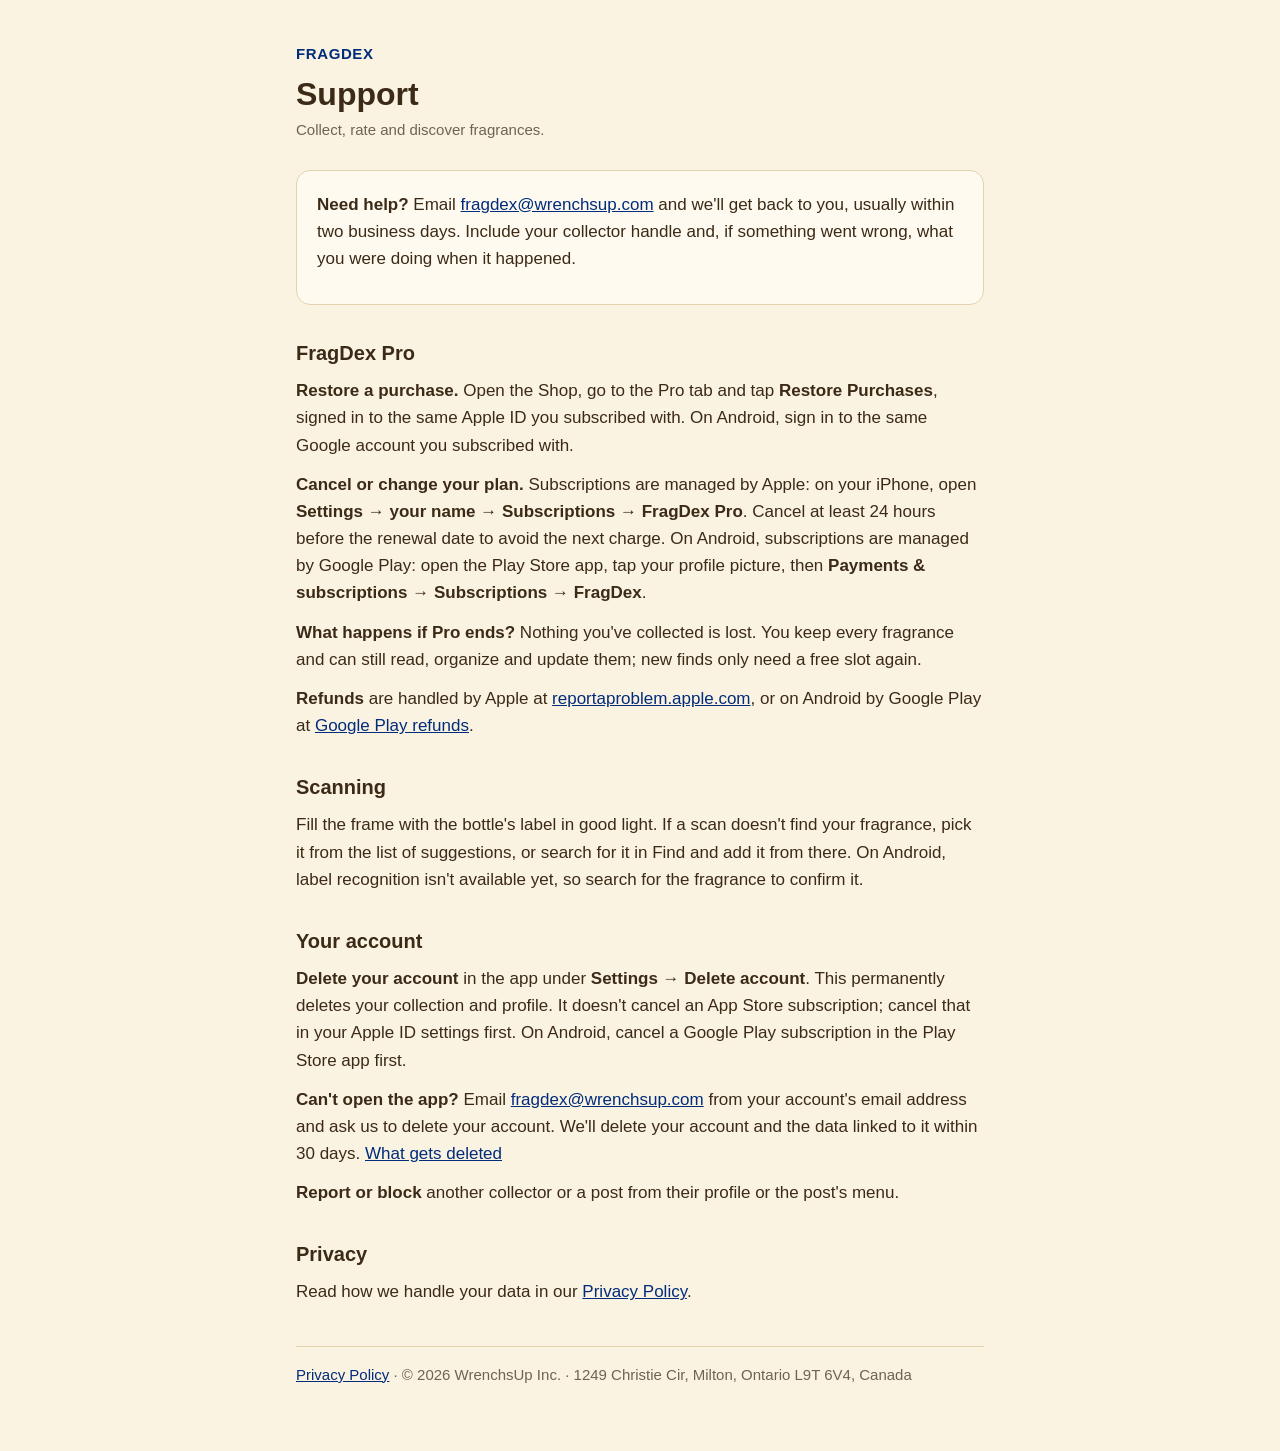
<file: support/index.html>
<!doctype html>
<html lang="en">
<head>
  <meta charset="utf-8">
  <meta name="viewport" content="width=device-width, initial-scale=1">
  <title>FragDex Support</title>
  <meta name="description" content="Help with FragDex: account, FragDex Pro, scanning and privacy.">
  <link rel="stylesheet" href="../style.css">
</head>
<body>
<main>
  <header>
    <a class="brand" href="../">FRAGDEX</a>
    <h1>Support</h1>
    <p class="meta">Collect, rate and discover fragrances.</p>
  </header>

  <div class="card">
    <p><strong>Need help?</strong> Email <a href="mailto:fragdex@wrenchsup.com">fragdex@wrenchsup.com</a> and we'll get back to you, usually within two business days. Include your collector handle and, if something went wrong, what you were doing when it happened.</p>
  </div>

  <h2>FragDex Pro</h2>
  <p><strong>Restore a purchase.</strong> Open the Shop, go to the Pro tab and tap <strong>Restore Purchases</strong>, signed in to the same Apple ID you subscribed with. On Android, sign in to the same Google account you subscribed with.</p>
  <p><strong>Cancel or change your plan.</strong> Subscriptions are managed by Apple: on your iPhone, open <strong>Settings → your name → Subscriptions → FragDex Pro</strong>. Cancel at least 24 hours before the renewal date to avoid the next charge. On Android, subscriptions are managed by Google Play: open the Play Store app, tap your profile picture, then <strong>Payments &amp; subscriptions → Subscriptions → FragDex</strong>.</p>
  <p><strong>What happens if Pro ends?</strong> Nothing you've collected is lost. You keep every fragrance and can still read, organize and update them; new finds only need a free slot again.</p>
  <p><strong>Refunds</strong> are handled by Apple at <a href="https://reportaproblem.apple.com">reportaproblem.apple.com</a>, or on Android by Google Play at <a href="https://support.google.com/googleplay/answer/2479637">Google Play refunds</a>.</p>

  <h2>Scanning</h2>
  <p>Fill the frame with the bottle's label in good light. If a scan doesn't find your fragrance, pick it from the list of suggestions, or search for it in Find and add it from there. On Android, label recognition isn't available yet, so search for the fragrance to confirm it.</p>

  <h2>Your account</h2>
  <p><strong>Delete your account</strong> in the app under <strong>Settings → Delete account</strong>. This permanently deletes your collection and profile. It doesn't cancel an App Store subscription; cancel that in your Apple ID settings first. On Android, cancel a Google Play subscription in the Play Store app first.</p>
  <p><strong>Can't open the app?</strong> Email <a href="mailto:fragdex@wrenchsup.com">fragdex@wrenchsup.com</a> from your account's email address and ask us to delete your account. We'll delete your account and the data linked to it within 30 days. <a href="../delete-account/">What gets deleted</a></p>
  <p><strong>Report or block</strong> another collector or a post from their profile or the post's menu.</p>

  <h2>Privacy</h2>
  <p>Read how we handle your data in our <a href="../privacy/">Privacy Policy</a>.</p>

  <footer>
    <a href="../privacy/">Privacy Policy</a> · © 2026 WrenchsUp Inc. · 1249 Christie Cir, Milton, Ontario L9T 6V4, Canada
  </footer>
</main>
</body>
</html>
</file>
<file: landing.css>
/* Landing page only. The support and legal pages keep style.css. */
:root {
  --night: #0b1230;
  --deep: #12204f;
  --royal: #1f3a86;
  --gold: #d9a93f;
  --gold-soft: #e9cf8e;
  --cream: #fff6dc;
  --muted: #b9c0dc;
}

* { box-sizing: border-box; }

body {
  margin: 0;
  background: radial-gradient(circle at 50% 0%, var(--royal) 0%, var(--night) 55%) fixed, var(--night);
  color: var(--cream);
  font: 18px/1.6 "Alegreya Sans", -apple-system, BlinkMacSystemFont, "Segoe UI", sans-serif;
  overflow-x: hidden;
}

h1, h2, h3, .logo span, .eyebrow, .badge {
  font-family: "Alegreya SC", Georgia, serif;
  font-weight: 900;
  letter-spacing: 0.01em;
}

a { color: var(--gold-soft); }

/* Navigation */
.nav {
  max-width: 1120px;
  margin: 0 auto;
  padding: 20px 16px;
  display: flex;
  align-items: center;
  justify-content: space-between;
}
.logo { display: flex; align-items: center; gap: 10px; color: var(--cream); text-decoration: none; }
.logo img { border-radius: 9px; }
.logo span { font-size: 24px; }
.nav-links { display: flex; gap: 22px; }
.nav-links a { color: var(--muted); text-decoration: none; font-weight: 500; }
.nav-links a:hover { color: var(--gold-soft); }

/* Hero */
.hero {
  max-width: 1120px;
  margin: 0 auto;
  padding: 40px 16px 72px;
  display: grid;
  grid-template-columns: 1.05fr 1fr;
  gap: 48px;
  align-items: center;
}
.eyebrow { color: var(--gold); font-size: 16px; text-transform: uppercase; letter-spacing: 0.12em; margin: 0 0 12px; }
.hero h1 { font-size: clamp(38px, 5.2vw, 64px); line-height: 1.04; margin: 0 0 20px; }
.lede { font-size: 20px; color: var(--muted); margin: 0 0 28px; max-width: 34em; }
.cta-row { display: flex; flex-wrap: wrap; gap: 12px; margin-bottom: 18px; }
.badge {
  display: inline-block;
  font-size: 17px;
  color: var(--night);
  background: var(--gold);
  border-radius: 999px;
  padding: 10px 22px 12px;
}
.badge + .badge { background: transparent; color: var(--gold-soft); box-shadow: inset 0 0 0 2px var(--gold); }
.follow { color: var(--muted); font-size: 16px; margin: 0; }

.hero-phones { position: relative; display: flex; justify-content: center; gap: 0; min-height: 520px; }
.hero-phones .phone { width: 46%; max-width: 270px; }
.tilt-left { transform: rotate(-5deg) translateY(10px); margin-right: -18px; z-index: 1; }
.tilt-right { transform: rotate(5deg) translateY(-14px); z-index: 2; }

/* Phone frame */
.phone {
  margin: 0;
  border-radius: 34px;
  overflow: hidden;
  background: #000;
  box-shadow: 0 0 0 5px var(--gold), 0 0 0 11px #111a3d, 0 30px 70px rgba(0, 0, 0, 0.55);
}
.phone img { display: block; width: 100%; height: auto; }

/* Steps */
.steps {
  max-width: 1120px;
  margin: 0 auto;
  padding: 24px 16px 64px;
  display: grid;
  grid-template-columns: repeat(3, 1fr);
  gap: 20px;
}
.step {
  background: rgba(255, 246, 220, 0.04);
  border: 1px solid rgba(217, 169, 63, 0.35);
  border-radius: 20px;
  padding: 24px;
}
.num {
  display: inline-grid;
  place-items: center;
  width: 36px;
  height: 36px;
  border-radius: 50%;
  background: var(--gold);
  color: var(--night);
  font-weight: 700;
}
.step h3 { font-size: 26px; margin: 12px 0 6px; }
.step p { margin: 0; color: var(--muted); }

/* Features */
.features { max-width: 1000px; margin: 0 auto; padding: 24px 16px 40px; }
.feature {
  display: grid;
  grid-template-columns: 280px 1fr;
  gap: 56px;
  align-items: center;
  margin: 0 0 80px;
}
.feature.flip { grid-template-columns: 1fr 280px; }
.feature.flip .phone { order: 2; }
.feature h2 { font-size: clamp(28px, 3.4vw, 40px); line-height: 1.1; margin: 0 0 14px; }
.feature p { color: var(--muted); font-size: 19px; margin: 0; max-width: 30em; }

/* Closing */
.closing { text-align: center; padding: 32px 16px 72px; }
.closing img { border-radius: 22px; box-shadow: 0 16px 40px rgba(0, 0, 0, 0.5); }
.closing h2 { font-size: clamp(30px, 4vw, 46px); margin: 20px 0 8px; }
.closing p { color: var(--muted); margin: 0 0 8px; }

/* Footer */
.foot {
  border-top: 1px solid rgba(217, 169, 63, 0.25);
  max-width: 1120px;
  margin: 0 auto;
  padding: 24px 16px 40px;
  color: var(--muted);
  font-size: 15px;
}
.foot nav { display: flex; flex-wrap: wrap; gap: 8px 22px; margin-bottom: 10px; }
.foot p { margin: 0; }

/* Phones and small tablets */
@media (max-width: 820px) {
  .hero { grid-template-columns: 1fr; gap: 40px; padding-top: 16px; text-align: center; }
  .lede { margin-left: auto; margin-right: auto; }
  .cta-row { justify-content: center; }
  .hero-phones { min-height: 0; }
  .steps { grid-template-columns: 1fr; }
  .feature, .feature.flip { grid-template-columns: 1fr; gap: 28px; text-align: center; margin-bottom: 64px; }
  .feature .phone, .feature.flip .phone { order: 0; width: 64%; max-width: 260px; margin: 0 auto; }
  .feature p { margin: 0 auto; }
}

@media (max-width: 420px) {
  .nav-links { gap: 14px; }
  .logo span { font-size: 20px; }
  .badge { font-size: 15px; padding: 9px 16px 11px; }
}
</file>
<file: style.css>
:root {
  --paper: #fbf3e2;
  --card: #fffaf0;
  --ink: #3b2a16;
  --ink-soft: #6f6353;
  --navy: #002c7b;
  --rule: #e2d2ae;
}

@media (prefers-color-scheme: dark) {
  :root {
    --paper: #16131b;
    --card: #1f1b25;
    --ink: #efe4cc;
    --ink-soft: #b7aa90;
    --navy: #8fb2ff;
    --rule: #3a3242;
  }
}

* { box-sizing: border-box; }

body {
  margin: 0;
  background: var(--paper);
  color: var(--ink);
  font: 17px/1.6 -apple-system, BlinkMacSystemFont, "Segoe UI", Roboto, sans-serif;
}

main {
  max-width: 720px;
  margin: 0 auto;
  padding: 40px 16px 64px;
}

header { margin-bottom: 28px; }

.brand {
  color: var(--navy);
  font-weight: 800;
  letter-spacing: 0.04em;
  text-decoration: none;
  font-size: 15px;
}

h1 { font-size: 32px; line-height: 1.2; margin: 8px 0 4px; }
h2 { font-size: 20px; margin: 32px 0 8px; }
p, li { margin: 0 0 12px; }
ul { padding-left: 22px; }
a { color: var(--navy); }

.meta { color: var(--ink-soft); font-size: 15px; }

.card {
  background: var(--card);
  border: 1px solid var(--rule);
  border-radius: 14px;
  padding: 20px;
  margin: 20px 0;
}

footer {
  border-top: 1px solid var(--rule);
  margin-top: 40px;
  padding-top: 16px;
  color: var(--ink-soft);
  font-size: 15px;
}
</file>
